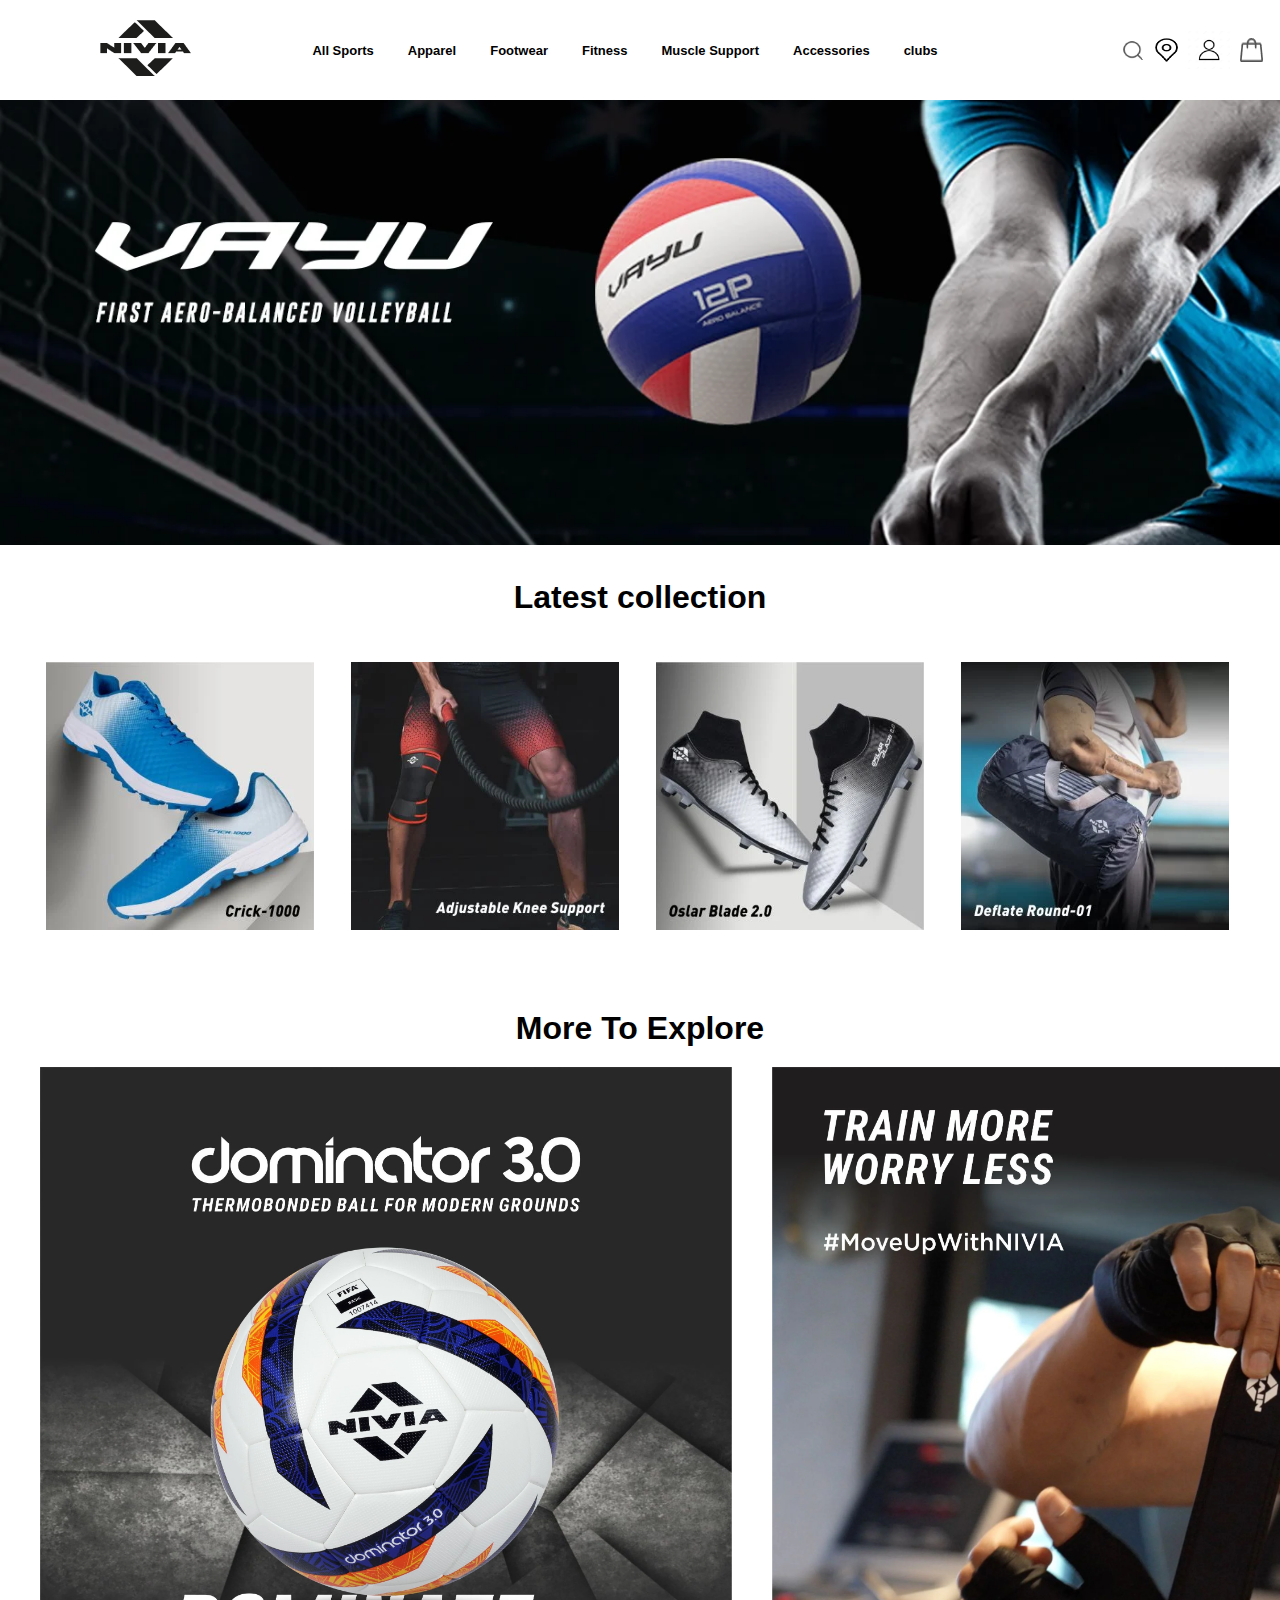
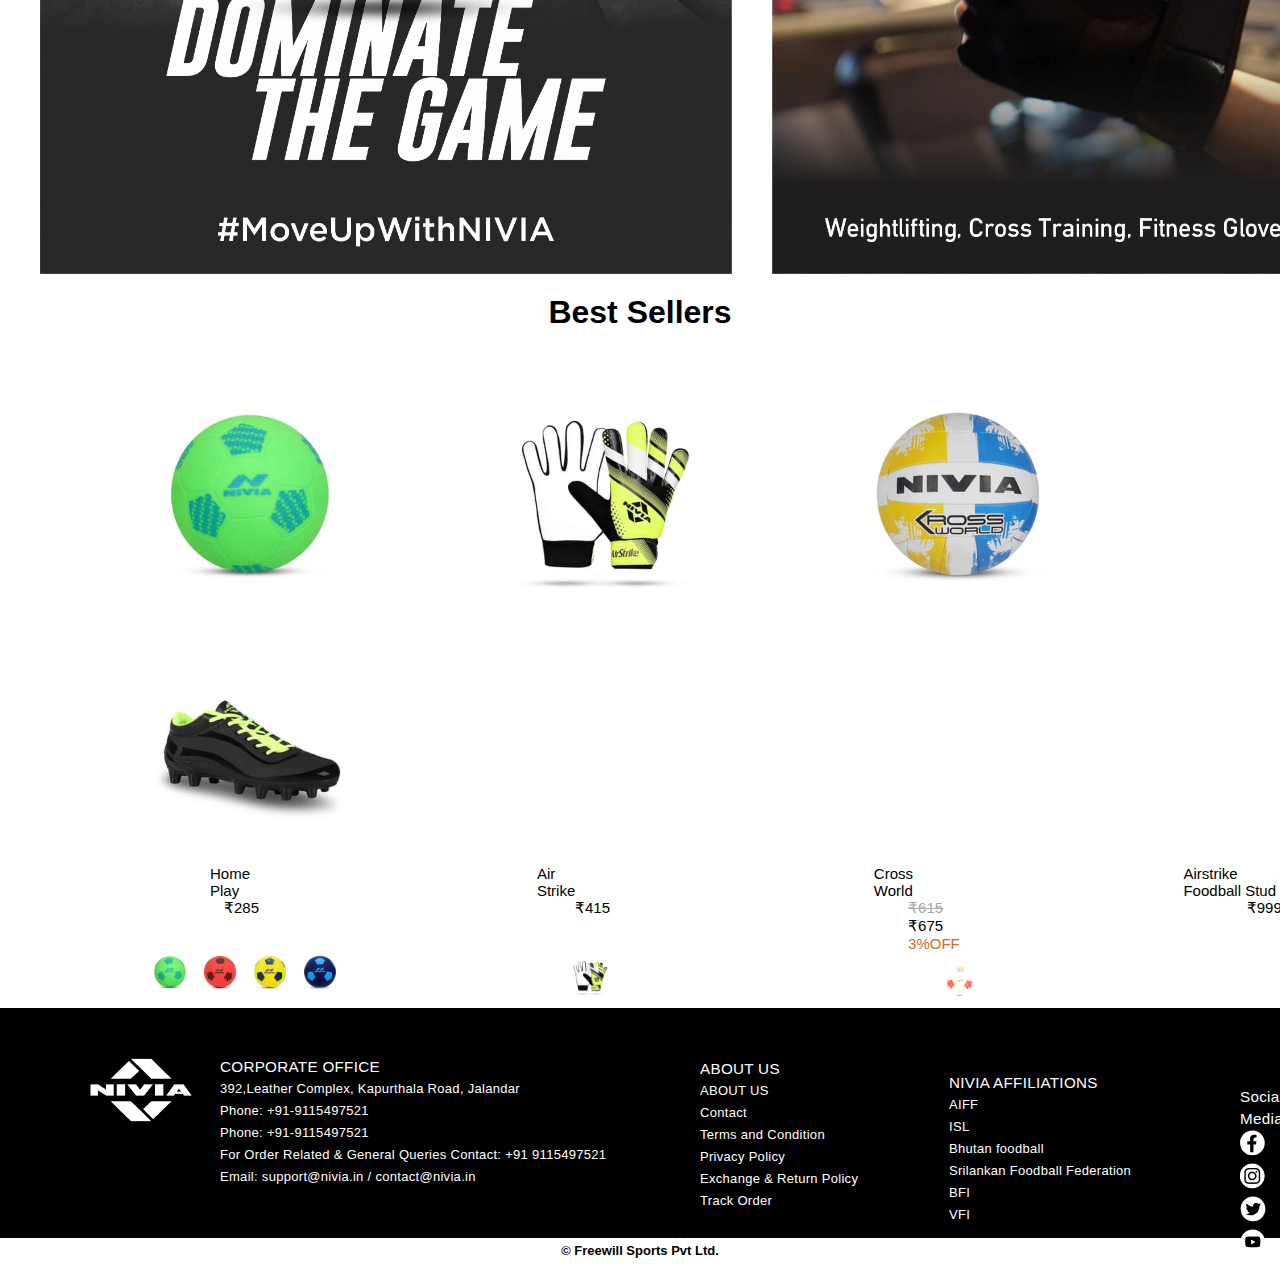
<file: index.html>
<!DOCTYPE html>
<html lang="en">

<head>
    <meta charset="UTF-8">
    <meta name="viewport" content="width=device-width, initial-scale=1.0">
    <link rel="stylesheet" href="style.css">
    <title>NIVIA</title>
</head>

<body>
    <div class="navbar">
        <div class="logo">
            <img src="./image/asset 1.png" alt="" srcset="">
        </div>

        <div class="navlist">

            <ul>


                <li class="lli">All Sports</li>
                <li class="lli">Apparel</li>
                <li class="lli">Footwear</li>
                <li class="lli">Fitness</li>
                <li class="lli">Muscle Support</li>
                <li class="lli">Accessories</li>
                <li class="lli">clubs</li>



            </ul>
        </div>
        <div class="symbols">

            <img class="icon" src="./image/search_m.webp" width="24px" height="23px">
            <img class="icon" src="./image/map.webp" width="23px" height="24px">
            <img class="icon" src="./image/contact.webp" width="42px" height="38px">
            <img class="icon" src="./image/cart_m.webp" width="23px" height="24px">
        </div>

    </div>
    <div class="section">
        <img src="./image/asset 11.webp"width="100%">

    </div>
    <div class="center">
        <h1>Latest collection</h1>
    </div>
    <div class="fourpic">
        <div class="part1">
            <img class="a" src="./image/1st.webp">
        </div>
        <div class="part2">
            <img class="a" src="./image/asset 15.webp">
        </div>
        <div class="part3">
            <img class="a" src="./image/asset 16.webp">
        </div>
        <div class="part4">

            <img class="a" src="./image/asset 17.webp">
        </div>
    </div>
    <div class="center2">
        <h1>More To Explore</h1>
    </div>
    <div class="twopic">

        <img src="./image/asset 18.webp" width="692px" height="807px">
        <img src="./image/asset 19.webp" width="692px" height="807px">



    </div>
    <div class="center3">
        <h1>Best Sellers</h1>
    </div>
    <div class="balls">
        <img src="./image/asset 20.jpeg" width="200px" height="200px">
        <img src="./image/asset 26.jpeg" width="200px" height="200px">
        <img src="./image/asset 28.jpeg" width="200px" height="200px">
        <img src="./image/asset 29.jpeg" width="200px" height="200px">

        <div class="items">
            <ul>
                <li class="l1">Home Play</li>
                <li class="l2">Air Strike</li>
                <li class="l3">Cross World</li>
                <li class="l4">Airstrike Foodball Stud</li>
            </ul>

        </div>
    </div>
    <div class="items2">
        <ul>
            <li class="c1">₹285</li>
            <li class="c2">₹415</li>
            <li class="c3"> <del class="c6">₹615 </del>₹675 <span class="c5">3%OFF</span> </li>
            <li class="c4">₹999</li>
        </ul>
    </div>
    <div class="lastimg">
        <ul>
            <li><img src="./image/asset 21.jpeg" width="40px" height="40px"></li>
            <li><img src="./image/asset 22.jpeg" width="40px" height="40px"></li>
            <li><img src="./image/asset 23.jpeg" width="40px" height="40px"></li>
            <li><img src="./image/asset 24.jpeg" width="40px" height="40px"></li>
        </ul>

    </div>
    <div class="endimg">
        <ul>
            <li class="e1"><img src="./image/asset 27.jpeg" width="40px" height="40px"></li>
            <li class="e2"><img src="./image/asset 22.jpeg" width="40px" height="40px"></li>
            <li class="e3"><img src="./image/asset 30.jpeg" width="40px" height="40px"></li>
        </ul>
    </div>




    </div>
    <div class="footer">
        <div class="logo2">
            <img src="./image/asset 36.png">

        </div>
        <div class="tab">
            
            <ul>
                <h3 class="hh">CORPORATE OFFICE</h3>
                <li class="h3">392,Leather Complex, Kapurthala Road, Jalandar</li>
                <li class="h3">Phone: +91-9115497521</li>
                <li>Phone: +91-9115497521</li>
                <li>For Order Related & General Queries Contact: +91 9115497521</li>
                <li>Email: support@nivia.in / contact@nivia.in</li>
            </ul>
        </div>
        <div class="tab2">
            <ul>
                <h3 class="hh">ABOUT US</h3>
                <li>ABOUT US</li>
                <li>Contact</li>
                <li>Terms and Condition</li>
                <li>Privacy Policy</li>
                <li>Exchange & Return Policy</li>
                <li>Track Order</li>

            </ul>
        </div>
        <div class="tab3">
            
            <ul>
                <h3 class="hh">NIVIA AFFILIATIONS</h3>
                <li>AIFF</li>
                <li>ISL</li>
                <li>Bhutan foodball</li>
                <li>Srilankan Foodball Federation</li>
                <li>BFI</li>
                <li>VFI</li>
            </ul>
        </div>
        <div class="tab4">
            <ul>
                <h3 class="hh">Social Media</h3>
                <li><img src="./image/facebook-.svg"></li>
                <li><img src="./image/asset 38.png"></li>
                <li><img src="./image/asset 39.svg"></li>
                <li><img src="./image/asset 40.svg"></li>
            </ul>
        </div>
    
    </div>
    <div class="finish">
       <h4>© Freewill Sports Pvt Ltd.</h4>

    </div>


</body>

</html>
</file>
<file: style.css>
*{
    margin: 0;
    padding: 0;
    
}
.navbar{
    display: grid;
    grid-template-columns:20% 60% 20%;
    /* margin: 10px; */
    padding: 10px;
    position: fixed;
    background-color: white;
    width: 100%;
    
}
.logo{
    width: 64px;
    height: auto;
    margin-top: 10px;
    padding-left: 90px;
}
.navlist{
    /* margin-left: 100px; */
    padding-top: 10px;
    padding-bottom: 10px;
    height: 60px; 
    display: flex;
    /* margin-right: 100; */
    align-items: center;
    justify-content: center;
/* }.navlist ul{ */
    
}
.navlist ul{
    padding-right: 60px;
}
.navlist ul li{
    display: inline;
    margin-left: 10px;
    font-weight: bold ;
    font-family: Helvetica, Arial, sans-serif;
    font-size: small;
    padding:10px;
}
.lli:hover{
    
    border-bottom: 3px solid black;
    cursor: pointer;
}
.symbols{
    display: flex;
    flex-direction: row;
    align-items: center;
    padding-left: 50px;
    justify-content: center;
}
.symbols img{
padding-left: 10px;
}
.center{
    text-align: center;
    font-family: Helvetica, Arial, sans-serif;
    /* padding: 10px; */
    margin-top: 30px;

       
}
.fourpic{
    overflow: hidden; 
    padding: 0px 80px 0px 30px; 
    display: inline-flex;
    padding:30px 

}
.parts{
    /* padding: 50px; */
}

.a{
    width: 88%;
    margin: 16px;
    overflow: hidden; 
    margin-right:10px ;
}
.center2{
    text-align: center;
    font-family: Helvetica, Arial, sans-serif;
    margin-top: 30px;

}
.twopic{
   
   display: flex;
   margin-top: 20px;
}
.center3{
    text-align: center;
    font-family: Helvetica, Arial, sans-serif;
    margin-top: 20px;
}
.twopic img{
    margin-left:40px ;

}

.balls img{
    margin-top: 63px;
    padding-left: 150px;
}
.items ul {
   display: flex;
   /* padding-left: 130px; */
   list-style: none;
   font-size: 15px;
   font-family:Helvetica, Arial, sans-serif;

}
.l1{
    padding-left:210px;

}
.l2{
    padding-left:280px ;

}
.l3{
    padding-left: 298px;
}
.l4{
    padding-left: 257px;
}
.items2 ul{
    display: flex;
    /* padding-left: 130px; */
    list-style: none;
    font-size: 15px;
    font-family:Helvetica, Arial, sans-serif;

}
.c1{
    padding-left:224px;
}
.c2{
    padding-left:316px ;
}
.c3{
    padding-left: 298px;
}
.c4{
    padding-left: 287px;
}
.c5{
    color: chocolate;
}
.c6{
    color: darkgray;
}
.lastimg ul{
    display: inline-flex;
    padding-left: 140px;
}
.lastimg li{
    display: flex;
    list-style-type:none;
    padding-left: 10px;
}
.endimg{
    margin-top: -40px;
}
.e1{
    padding-left:570px ;
         
}
.e2{
    padding-left:940px ;
    filter: brightness(4);
    margin-top: -40px;
    
}
.e3{
    padding-left: 1320px;
    margin-top: -40px;
}
.footer{
    background-color: black;
    font-family:Helvetica, Arial, sans-serif;
    padding: 50px;
    height: 130px;
    /* margin-top: 1%; */

    
}
.logo2{
    padding-left: 40px;
}
.footer ul{
    list-style-type: none;
    /* list point remove */
    font-size: small;
    line-height: 22px;
    text-align: left;
    letter-spacing: 0.3px;
    color:white ;
    overflow: hidden;
    
    
}
.tab{
    padding-left: 170px;
    margin-top: -70px;
   

}
.tab2{
    padding-left: 650px;
    margin-top: -130px;
}
.tab3{
    padding-left: 899px;
    margin-top: -140px;
}
.hh{
    font-weight: lighter;
    font-family:Helvetica, Arial, sans-serif; 
}
.tab4 {
    padding-left: 1190px;
    margin-top: -140px;
    /* display: inline-flex; */
    /* position: relative; */
    position: absolute;
}
.tab4 ul li {
    position: relative;
    display: inline-flex;
    
}
.finish{
    text-align: center;
    font-family:  Helvetica, Arial, sans-serif;
    font-weight: lighter;
    font-size:13px ;
    line-height:26px ;


}
</file>
